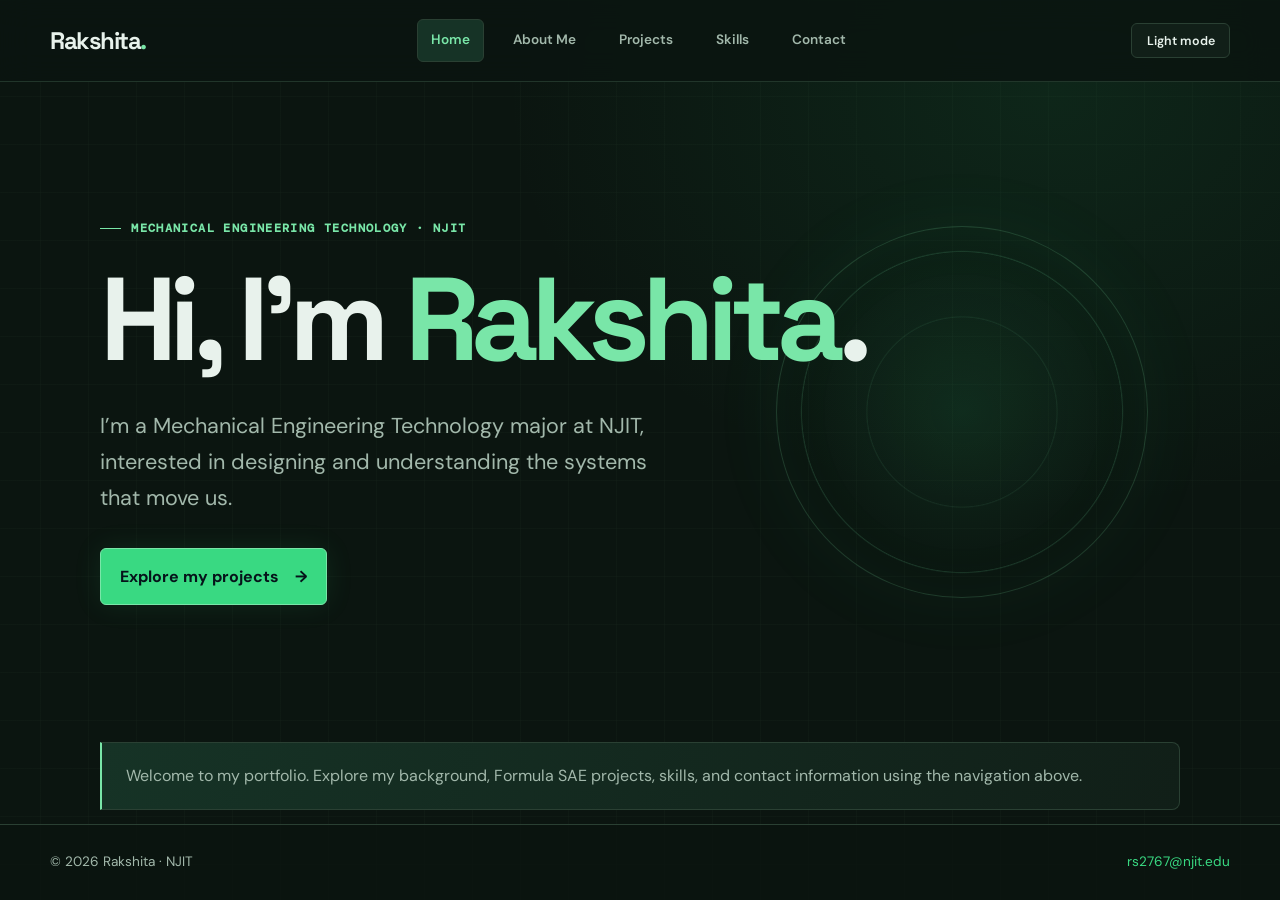
<file: index.html>
<!doctype html>
<html lang="en">
<head>
  <meta charset="utf-8">
  <meta name="viewport" content="width=device-width, initial-scale=1">
  <meta name="description" content="Rakshita's portfolio. Mechanical Engineering Technology student at NJIT with an interest in automotive engineering.">
  <title>Home | Rakshita</title>
  <link rel="stylesheet" href="styles.css?v=20261109">
  <script src="script.js?v=20261109" defer></script>
</head>
<body>
  <a class="skip-link" href="#main">Skip to main content</a>
  <header class="site-header">
    <a class="brand" href="index.html" aria-label="Rakshita, home">Rakshita<span>.</span></a>
    <button class="menu-toggle" type="button" aria-expanded="false" aria-controls="primary-nav" aria-label="Open navigation menu"><span></span><span></span><span></span></button>
    <nav class="primary-nav" id="primary-nav" aria-label="Main navigation">
      <a href="index.html" aria-current="page">Home</a><a href="about.html">About Me</a><a href="projects.html">Projects</a><a href="skills.html">Skills</a><a href="contact.html">Contact</a>
    </nav>
    <button class="theme-toggle" type="button" aria-pressed="false">Dark mode</button>
  </header>
  <main id="main">
    <section class="hero content-wrap" aria-labelledby="page-title">
      <p class="eyebrow">Mechanical Engineering Technology · NJIT</p>
      <h1 id="page-title">Hi, I’m <span>Rakshita</span>.</h1>
      <p class="hero-copy">I’m a Mechanical Engineering Technology major at NJIT, interested in designing and understanding the systems that move us.</p>
      <a class="button-link" href="projects.html">Explore my projects <span aria-hidden="true">→</span></a>
    </section>
    <section class="home-note content-wrap" aria-label="Portfolio introduction">
      <p>Welcome to my portfolio. Explore my background, Formula SAE projects, skills, and contact information using the navigation above.</p>
    </section>
  </main>
  <footer class="site-footer"><p>© <span data-year></span> Rakshita · NJIT</p><a href="mailto:rs2767@njit.edu">rs2767@njit.edu</a></footer>
</body>
</html>
</file>
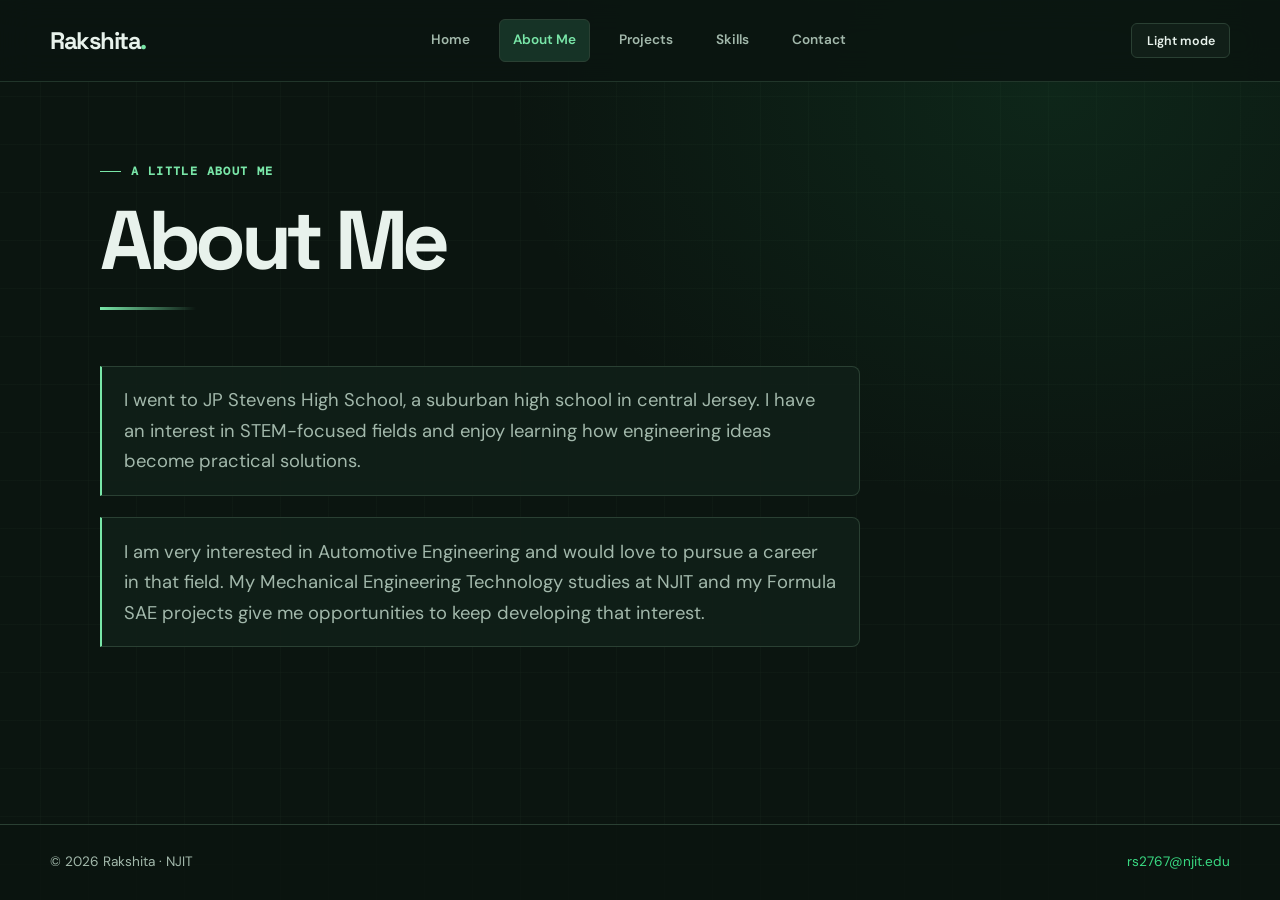
<file: about.html>
<!doctype html>
<html lang="en">
<head>
  <meta charset="utf-8"><meta name="viewport" content="width=device-width, initial-scale=1">
  <meta name="description" content="Learn about Rakshita's background and interest in automotive engineering.">
  <title>About Me | Rakshita</title><link rel="stylesheet" href="styles.css?v=20261109"><script src="script.js?v=20261109" defer></script>
</head>
<body>
  <a class="skip-link" href="#main">Skip to main content</a>
  <header class="site-header">
    <a class="brand" href="index.html" aria-label="Rakshita, home">Rakshita<span>.</span></a>
    <button class="menu-toggle" type="button" aria-expanded="false" aria-controls="primary-nav" aria-label="Open navigation menu"><span></span><span></span><span></span></button>
    <nav class="primary-nav" id="primary-nav" aria-label="Main navigation"><a href="index.html">Home</a><a href="about.html" aria-current="page">About Me</a><a href="projects.html">Projects</a><a href="skills.html">Skills</a><a href="contact.html">Contact</a></nav>
    <button class="theme-toggle" type="button" aria-pressed="false">Dark mode</button>
  </header>
  <main id="main" class="content-wrap page-content">
    <section aria-labelledby="page-title">
      <p class="eyebrow">A little about me</p><h1 id="page-title">About Me</h1>
      <div class="prose"><p>I went to JP Stevens High School, a suburban high school in central Jersey. I have an interest in STEM-focused fields and enjoy learning how engineering ideas become practical solutions.</p>
      <p>I am very interested in Automotive Engineering and would love to pursue a career in that field. My Mechanical Engineering Technology studies at NJIT and my Formula SAE projects give me opportunities to keep developing that interest.</p></div>
    </section>
  </main>
  <footer class="site-footer"><p>© <span data-year></span> Rakshita · NJIT</p><a href="mailto:rs2767@njit.edu">rs2767@njit.edu</a></footer>
</body>
</html>
</file>
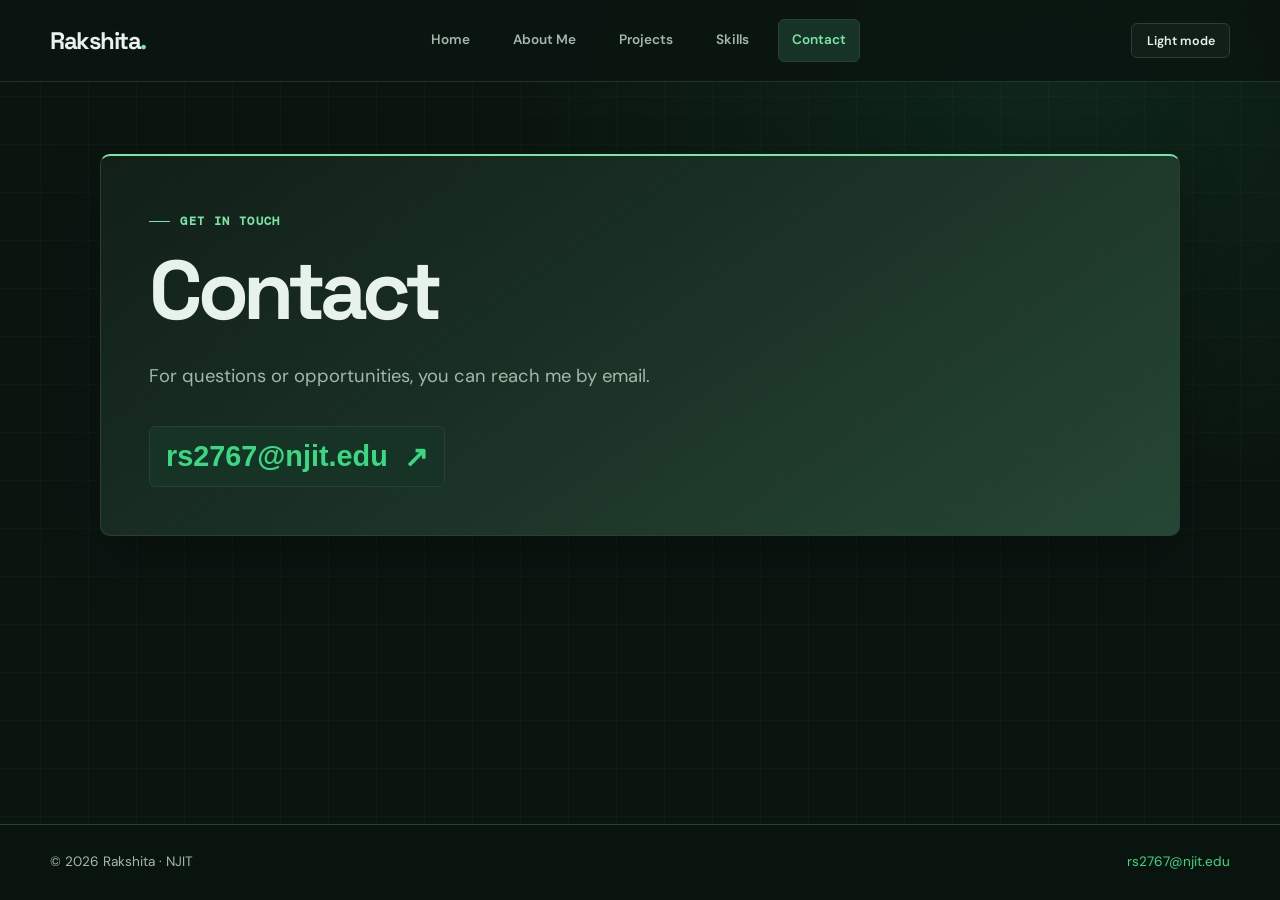
<file: contact.html>
<!doctype html>
<html lang="en">
<head>
  <meta charset="utf-8"><meta name="viewport" content="width=device-width, initial-scale=1">
  <meta name="description" content="Contact Rakshita by email.">
  <title>Contact | Rakshita</title><link rel="stylesheet" href="styles.css?v=20261109"><script src="script.js?v=20261109" defer></script>
</head>
<body>
  <a class="skip-link" href="#main">Skip to main content</a>
  <header class="site-header">
    <a class="brand" href="index.html" aria-label="Rakshita, home">Rakshita<span>.</span></a>
    <button class="menu-toggle" type="button" aria-expanded="false" aria-controls="primary-nav" aria-label="Open navigation menu"><span></span><span></span><span></span></button>
    <nav class="primary-nav" id="primary-nav" aria-label="Main navigation"><a href="index.html">Home</a><a href="about.html">About Me</a><a href="projects.html">Projects</a><a href="skills.html">Skills</a><a href="contact.html" aria-current="page">Contact</a></nav>
    <button class="theme-toggle" type="button" aria-pressed="false">Dark mode</button>
  </header>
  <main id="main" class="content-wrap page-content contact-page">
    <section aria-labelledby="page-title">
      <p class="eyebrow">Get in touch</p><h1 id="page-title">Contact</h1>
      <p class="contact-copy">For questions or opportunities, you can reach me by email.</p>
      <a class="email-link" href="mailto:rs2767@njit.edu">rs2767@njit.edu <span aria-hidden="true">↗</span></a>
    </section>
  </main>
  <footer class="site-footer"><p>© <span data-year></span> Rakshita · NJIT</p><a href="mailto:rs2767@njit.edu">rs2767@njit.edu</a></footer>
</body>
</html>
</file>
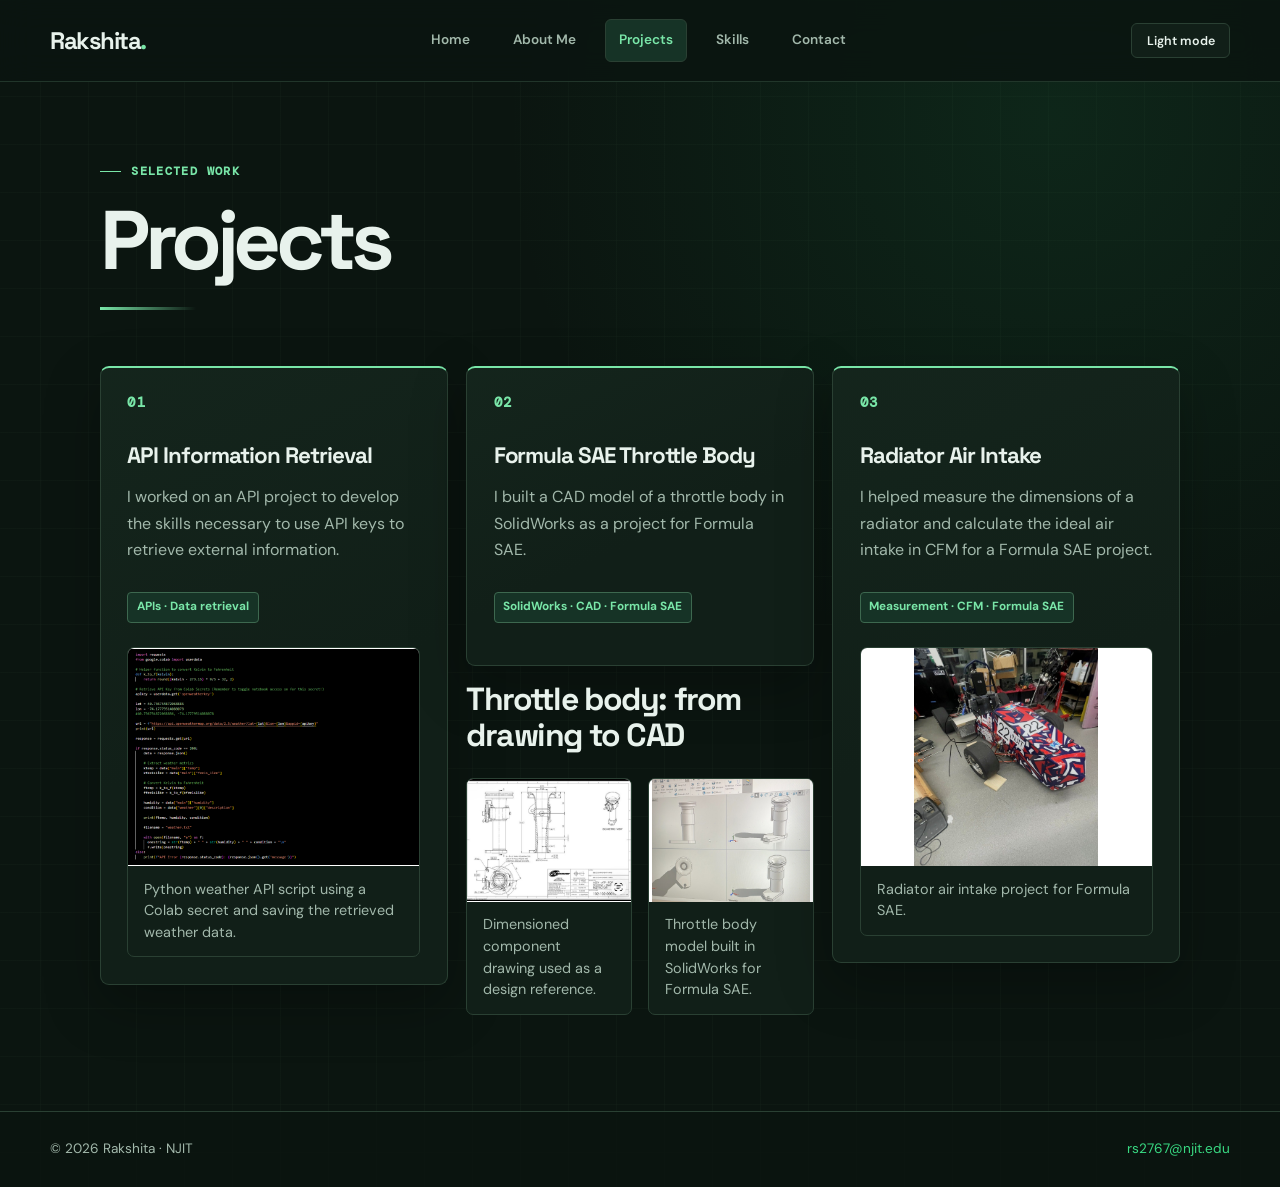
<file: projects.html>
<!doctype html>
<html lang="en">
<head>
  <meta charset="utf-8"><meta name="viewport" content="width=device-width, initial-scale=1">
  <meta name="description" content="Rakshita's API and Formula SAE projects.">
  <title>Projects | Rakshita</title><link rel="stylesheet" href="styles.css?v=20261109"><script src="script.js?v=20261109" defer></script>
</head>
<body>
  <a class="skip-link" href="#main">Skip to main content</a>
  <header class="site-header">
    <a class="brand" href="index.html" aria-label="Rakshita, home">Rakshita<span>.</span></a>
    <button class="menu-toggle" type="button" aria-expanded="false" aria-controls="primary-nav" aria-label="Open navigation menu"><span></span><span></span><span></span></button>
    <nav class="primary-nav" id="primary-nav" aria-label="Main navigation"><a href="index.html">Home</a><a href="about.html">About Me</a><a href="projects.html" aria-current="page">Projects</a><a href="skills.html">Skills</a><a href="contact.html">Contact</a></nav>
    <button class="theme-toggle" type="button" aria-pressed="false">Dark mode</button>
  </header>
  <main id="main" class="content-wrap page-content">
    <section aria-labelledby="page-title">
      <p class="eyebrow">Selected work</p><h1 id="page-title">Projects</h1>
      <div class="project-grid">
        <article class="project-card"><p class="card-number">01</p><h2>API Information Retrieval</h2><p>I worked on an API project to develop the skills necessary to use API keys to retrieve external information.</p><p class="tag">APIs · Data retrieval</p><figure class="project-card-image"><img src="images/weather-api-project.png" alt="Python code for a weather API project that retrieves a key from Colab Secrets, converts temperatures to Fahrenheit, and saves weather data." width="964" height="718" loading="lazy" decoding="async"><figcaption>Python weather API script using a Colab secret and saving the retrieved weather data.</figcaption></figure></article>
        <div class="project-throttle-column">
          <article class="project-card"><p class="card-number">02</p><h2>Formula SAE Throttle Body</h2><p>I built a CAD model of a throttle body in SolidWorks as a project for Formula SAE.</p><p class="tag">SolidWorks · CAD · Formula SAE</p></article>
          <section class="project-gallery" aria-labelledby="throttle-gallery-title">
            <h2 id="throttle-gallery-title">Throttle body: from drawing to CAD</h2>
            <div class="project-image-grid">
              <figure>
                <img src="images/throttle-body-drawing.jpg" alt="Dimensioned engineering drawing of a throttle body, showing orthographic, sectional, and isometric views." width="1036" height="768" loading="lazy" decoding="async">
                <figcaption>Dimensioned component drawing used as a design reference.</figcaption>
              </figure>
              <figure>
                <img src="images/throttle-body-solidworks.jpg" alt="Throttle body CAD model shown in multiple views in the SolidWorks interface." width="984" height="768" loading="lazy" decoding="async">
                <figcaption>Throttle body model built in SolidWorks for Formula SAE.</figcaption>
              </figure>
            </div>
          </section>
        </div>
        <article class="project-card"><p class="card-number">03</p><h2>Radiator Air Intake</h2><p>I helped measure the dimensions of a radiator and calculate the ideal air intake in CFM for a Formula SAE project.</p><p class="tag">Measurement · CFM · Formula SAE</p><figure class="project-card-image"><img src="images/radiator-air-intake.jpg" alt="Photo for the Formula SAE radiator air intake project." width="1015" height="1203" loading="lazy" decoding="async"><figcaption>Radiator air intake project for Formula SAE.</figcaption></figure></article>
      </div>
    </section>
  </main>
  <footer class="site-footer"><p>© <span data-year></span> Rakshita · NJIT</p><a href="mailto:rs2767@njit.edu">rs2767@njit.edu</a></footer>
</body>
</html>
</file>
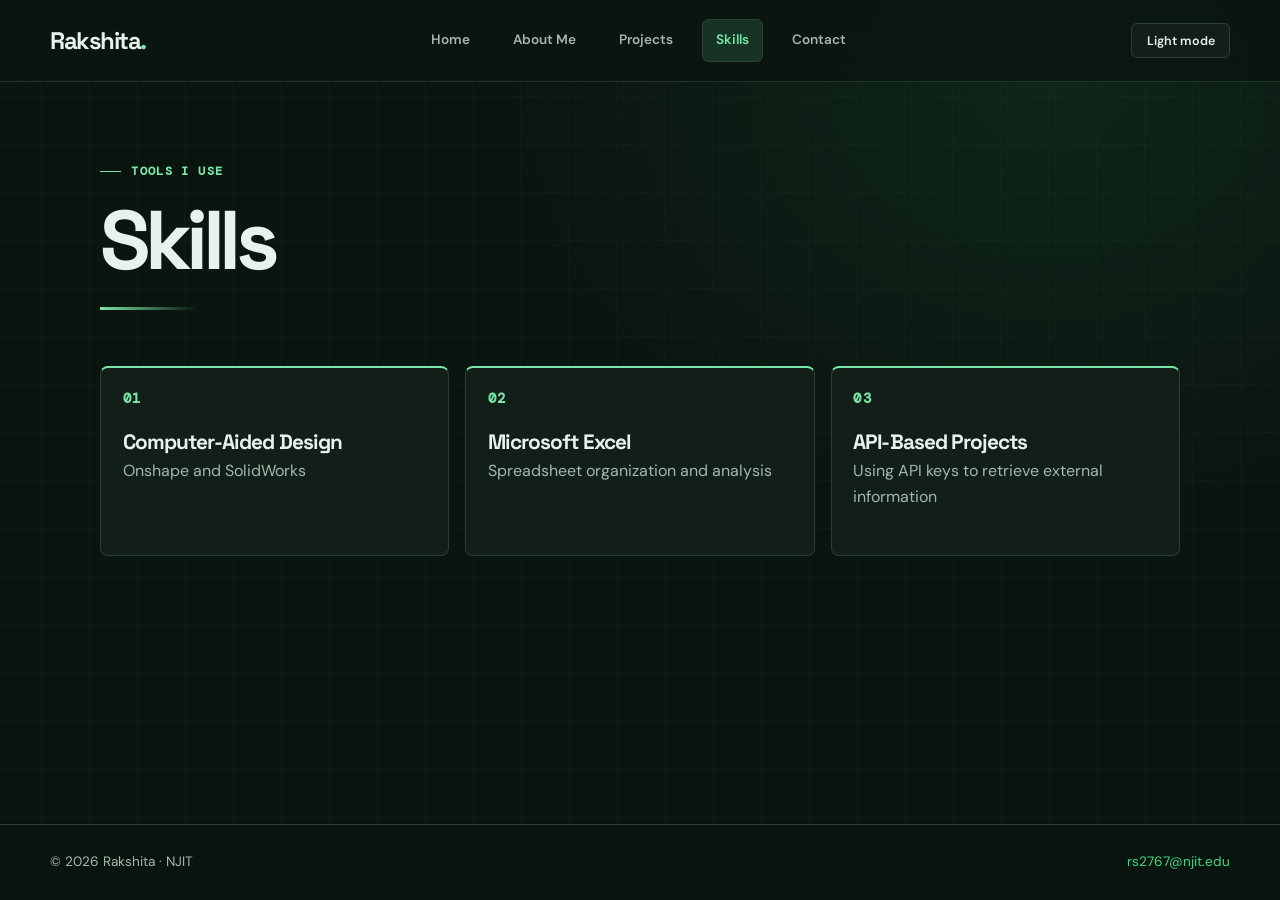
<file: skills.html>
<!doctype html>
<html lang="en">
<head>
  <meta charset="utf-8"><meta name="viewport" content="width=device-width, initial-scale=1">
  <meta name="description" content="Rakshita's engineering design, spreadsheet, and API project skills.">
  <title>Skills | Rakshita</title><link rel="stylesheet" href="styles.css?v=20261109"><script src="script.js?v=20261109" defer></script>
</head>
<body>
  <a class="skip-link" href="#main">Skip to main content</a>
  <header class="site-header">
    <a class="brand" href="index.html" aria-label="Rakshita, home">Rakshita<span>.</span></a>
    <button class="menu-toggle" type="button" aria-expanded="false" aria-controls="primary-nav" aria-label="Open navigation menu"><span></span><span></span><span></span></button>
    <nav class="primary-nav" id="primary-nav" aria-label="Main navigation"><a href="index.html">Home</a><a href="about.html">About Me</a><a href="projects.html">Projects</a><a href="skills.html" aria-current="page">Skills</a><a href="contact.html">Contact</a></nav>
    <button class="theme-toggle" type="button" aria-pressed="false">Dark mode</button>
  </header>
  <main id="main" class="content-wrap page-content">
    <section aria-labelledby="page-title">
      <p class="eyebrow">Tools I use</p><h1 id="page-title">Skills</h1>
      <ul class="skill-list"><li><span class="skill-mark" aria-hidden="true">01</span><div><h2>Computer-Aided Design</h2><p>Onshape and SolidWorks</p></div></li><li><span class="skill-mark" aria-hidden="true">02</span><div><h2>Microsoft Excel</h2><p>Spreadsheet organization and analysis</p></div></li><li><span class="skill-mark" aria-hidden="true">03</span><div><h2>API-Based Projects</h2><p>Using API keys to retrieve external information</p></div></li></ul>
    </section>
  </main>
  <footer class="site-footer"><p>© <span data-year></span> Rakshita · NJIT</p><a href="mailto:rs2767@njit.edu">rs2767@njit.edu</a></footer>
</body>
</html>
</file>
<file: styles.css>
@import url('https://fonts.googleapis.com/css2?family=DM+Mono:wght@400;500&family=DM+Sans:wght@400;500;600;700&family=Space+Grotesk:wght@400;500;600;700&display=swap');

:root { color-scheme: dark; --ink: #e8f2ec; --muted: #a2b8ab; --paper: #0b1510; --surface: #111f18; --line: #2a4033; --accent: #79e6a8; --accent-strong: #39d982; --soft-accent: #163326; --shadow: 0 20px 55px rgba(0, 0, 0, .28); }
:root[data-theme="light"] { color-scheme: light; --ink: #172a20; --muted: #526a5c; --paper: #f1f6f1; --surface: #fff; --line: #d5e3d8; --accent: #13864d; --accent-strong: #0e7040; --soft-accent: #e1f2e7; --shadow: 0 16px 40px rgba(20, 50, 32, .08); }
* { box-sizing: border-box; }
html { scroll-behavior: smooth; }
body { margin: 0; min-height: 100vh; display: flex; flex-direction: column; background: var(--paper); color: var(--ink); font-family: 'DM Sans', Arial, sans-serif; line-height: 1.65; }
a { color: inherit; }
a:focus-visible, button:focus-visible { outline: 3px solid #d27731; outline-offset: 4px; }
.skip-link { position: absolute; top: -5rem; left: 1rem; z-index: 5; padding: .7rem 1rem; background: var(--surface); color: var(--ink); }
.skip-link:focus { top: 1rem; }
.site-header { width: min(1180px, calc(100% - 3rem)); min-height: 88px; margin: 0 auto; display: flex; align-items: center; justify-content: space-between; gap: 2rem; border-bottom: 1px solid var(--line); }
.brand { color: var(--ink); font: 800 1.35rem/1 'Manrope', sans-serif; letter-spacing: -.06em; text-decoration: none; white-space: nowrap; }
.brand span { color: var(--accent); }
.primary-nav { display: flex; align-items: center; gap: clamp(1rem, 2vw, 2rem); }
.primary-nav a { padding: .5rem 0; color: var(--muted); font-size: .92rem; font-weight: 600; text-decoration: none; }
.primary-nav a:hover, .primary-nav a[aria-current="page"] { color: var(--accent-strong); }
.primary-nav a[aria-current="page"] { box-shadow: 0 2px 0 var(--accent); }
.theme-toggle { border: 1px solid var(--line); border-radius: 99px; padding: .55rem .9rem; background: var(--surface); color: var(--ink); font: 600 .82rem 'DM Sans', sans-serif; cursor: pointer; white-space: nowrap; }
.menu-toggle { display: none; }
main { flex: 1; }
.content-wrap { width: min(1000px, calc(100% - 3rem)); margin-inline: auto; }
.hero { padding-top: clamp(6rem, 15vh, 10rem); padding-bottom: 5.5rem; }
.eyebrow { margin: 0 0 1rem; color: var(--accent-strong); font-size: .75rem; font-weight: 700; letter-spacing: .16em; text-transform: uppercase; }
h1, h2 { font-family: 'Manrope', 'DM Sans', sans-serif; line-height: 1.12; letter-spacing: -.045em; }
h1 { max-width: 850px; margin: 0 0 1.5rem; font-size: clamp(3.25rem, 8vw, 6.3rem); font-weight: 700; }
.hero h1 span { color: var(--accent); }
.hero-copy { max-width: 610px; margin: 0 0 2rem; color: var(--muted); font-size: clamp(1.1rem, 2vw, 1.35rem); }
.button-link { display: inline-flex; align-items: center; gap: 1rem; padding: .9rem 1.2rem; border-radius: 5px; background: var(--accent-strong); color: #06131a; font-weight: 700; text-decoration: none; transition: transform .2s ease, background .2s ease; }
.button-link:hover { transform: translateY(-2px); background: var(--accent); }
.home-note { max-width: 1000px; padding: 1.25rem 1.5rem; border-left: 3px solid var(--accent); background: var(--soft-accent); color: var(--muted); }
.home-note p { margin: 0; }
.page-content { padding-top: clamp(4rem, 10vh, 7rem); padding-bottom: 6rem; }
.page-content h1 { margin-bottom: 2.5rem; font-size: clamp(2.8rem, 6vw, 4.6rem); }
.prose { max-width: 720px; color: var(--muted); font-size: 1.15rem; }
.prose p { margin: 0 0 1.35rem; }
.project-grid { display: grid; grid-template-columns: repeat(3, 1fr); align-items: start; gap: 1rem; }
.project-card { min-height: 300px; padding: 1.5rem; border: 1px solid var(--line); border-radius: 8px; background: var(--surface); box-shadow: var(--shadow); }
.project-throttle-column { display: flex; flex-direction: column; gap: 1rem; }
.card-number { margin: 0 0 2rem; color: var(--accent); font: 700 .85rem 'Manrope', sans-serif; letter-spacing: .12em; }
.project-card h2 { margin: 0 0 1rem; font-size: 1.35rem; }
.project-card > p:not(.card-number):not(.tag) { color: var(--muted); }
.tag { display: inline-block; margin: .75rem 0 0; padding: .3rem .55rem; border-radius: 3px; background: var(--soft-accent); color: var(--accent-strong); font-size: .74rem; font-weight: 700; }
.project-gallery { margin-top: 0; }
.project-gallery h2 { margin: 0; font-size: clamp(1.6rem, 3vw, 2.2rem); }
.project-image-grid { display: grid; grid-template-columns: repeat(2, minmax(0, 1fr)); gap: 1rem; margin-top: 1.5rem; }
.project-image-grid figure, .project-card-image { overflow: hidden; margin: 0; border: 1px solid var(--line); border-radius: 8px; background: var(--surface); box-shadow: var(--shadow); }
.project-image-grid img, .project-card-image img { display: block; width: 100%; height: auto; aspect-ratio: 4 / 3; object-fit: contain; background: #fff; }
.project-image-grid figcaption, .project-card-image figcaption { padding: .8rem 1rem; color: var(--muted); font-size: .9rem; }
.project-card-image { margin-top: 1.5rem; }
.skill-list { max-width: 800px; margin: 0; padding: 0; list-style: none; border-top: 1px solid var(--line); }
.skill-list li { display: flex; align-items: center; gap: 1.5rem; padding: 1.5rem .5rem; border-bottom: 1px solid var(--line); }
.skill-mark { color: var(--accent); font: 700 .85rem 'Manrope', sans-serif; }
.skill-list h2 { margin: 0 0 .25rem; font-size: 1.2rem; }
.skill-list p { margin: 0; color: var(--muted); }
.contact-copy { color: var(--muted); font-size: 1.15rem; }
.email-link { display: inline-flex; gap: 1rem; align-items: center; margin-top: 1rem; color: var(--accent-strong); font: 700 clamp(1.3rem, 4vw, 2rem) 'Manrope', sans-serif; text-decoration-thickness: 1px; text-underline-offset: 7px; }
.site-footer { width: min(1180px, calc(100% - 3rem)); min-height: 78px; margin: 0 auto; display: flex; justify-content: space-between; align-items: center; gap: 1rem; border-top: 1px solid var(--line); color: var(--muted); font-size: .85rem; }
.site-footer p { margin: 0; }
.site-footer a { color: var(--accent-strong); text-decoration: none; }
@media (max-width: 760px) {
  .site-header { position: relative; min-height: 72px; gap: .8rem; }
  .menu-toggle { width: 42px; height: 42px; margin-left: auto; display: grid; place-content: center; gap: 5px; border: 1px solid var(--line); border-radius: 5px; background: var(--surface); cursor: pointer; }
  .menu-toggle span { width: 18px; height: 2px; background: var(--ink); transition: transform .2s ease; }
  .menu-toggle[aria-expanded="true"] span:first-child { transform: translateY(7px) rotate(45deg); }
  .menu-toggle[aria-expanded="true"] span:nth-child(2) { opacity: 0; }
  .menu-toggle[aria-expanded="true"] span:last-child { transform: translateY(-7px) rotate(-45deg); }
  .primary-nav { position: absolute; top: calc(100% - 1px); left: 0; right: 0; z-index: 3; display: none; padding: .75rem 1rem 1rem; border: 1px solid var(--line); border-top: 0; background: var(--surface); box-shadow: var(--shadow); }
  .primary-nav.is-open { display: flex; align-items: stretch; flex-direction: column; gap: .25rem; }
  .primary-nav a { padding: .7rem .35rem; }
  .theme-toggle { padding: .5rem .65rem; font-size: .75rem; }
  .project-grid { grid-template-columns: 1fr; }
  .project-image-grid { grid-template-columns: 1fr; }
  .project-card { min-height: auto; }
  .card-number { margin-bottom: 1.25rem; }
}
@media (max-width: 420px) {
  .site-header, .site-footer, .content-wrap { width: calc(100% - 2rem); }
  .brand { font-size: 1.2rem; }
  .theme-toggle { font-size: .7rem; }
  .hero { padding-top: 5rem; }
  .site-footer { align-items: flex-start; flex-direction: column; justify-content: center; padding: 1rem 0; }
}
@media (prefers-reduced-motion: reduce) { *, *::before, *::after { scroll-behavior: auto !important; transition-duration: .01ms !important; animation-duration: .01ms !important; } }

body {
  background-image:
    radial-gradient(ellipse at 82% 10%, rgba(32, 143, 82, .14), transparent 34rem),
    linear-gradient(rgba(107, 169, 127, .035) 1px, transparent 1px),
    linear-gradient(90deg, rgba(107, 169, 127, .035) 1px, transparent 1px);
  background-size: auto, 48px 48px, 48px 48px;
  background-position: center top, center top, center top;
}
:root[data-theme="light"] body {
  background-image:
    radial-gradient(ellipse at 82% 10%, rgba(32, 145, 76, .1), transparent 34rem),
    linear-gradient(rgba(58, 112, 75, .045) 1px, transparent 1px),
    linear-gradient(90deg, rgba(58, 112, 75, .045) 1px, transparent 1px);
}
.site-header {
  position: sticky;
  top: 0;
  z-index: 4;
  width: 100%;
  min-height: 82px;
  padding-inline: max(1.5rem, calc((100vw - 1180px) / 2));
  border-bottom-color: color-mix(in srgb, var(--line) 75%, transparent);
  background: color-mix(in srgb, var(--paper) 88%, transparent);
  backdrop-filter: blur(16px);
}
.brand { font-family: 'Space Grotesk', sans-serif; font-size: 1.5rem; }
.brand span { color: var(--accent); }
.primary-nav { gap: clamp(.5rem, 1.2vw, 1.25rem); }
.primary-nav a {
  padding: .55rem .8rem;
  border: 1px solid transparent;
  border-radius: 6px;
  color: var(--muted);
  font-size: .85rem;
  transition: color .18s ease, border-color .18s ease, background .18s ease;
}
.primary-nav a:hover,
.primary-nav a[aria-current="page"] {
  border-color: var(--line);
  background: var(--soft-accent);
  color: var(--accent);
}
.primary-nav a[aria-current="page"] { box-shadow: none; }
.theme-toggle {
  border-color: var(--line);
  border-radius: 6px;
  background: var(--surface);
  font-size: .78rem;
  transition: border-color .18s ease, color .18s ease, transform .18s ease;
}
.theme-toggle:hover { transform: translateY(-1px); border-color: var(--accent); color: var(--accent); }
.content-wrap { width: min(1080px, calc(100% - 3rem)); }
.hero {
  position: relative;
  isolation: isolate;
  display: flex;
  min-height: min(660px, calc(100svh - 82px));
  flex-direction: column;
  align-items: flex-start;
  justify-content: center;
  padding-block: clamp(5rem, 12vh, 9rem);
}
.hero::before {
  position: absolute;
  z-index: -1;
  top: 50%;
  right: 3%;
  width: clamp(190px, 31vw, 370px);
  aspect-ratio: 1;
  border: 1px solid rgba(121, 230, 168, .18);
  border-radius: 50%;
  background:
    radial-gradient(circle, transparent 36%, rgba(121, 230, 168, .08) 36.3%, transparent 36.8%),
    radial-gradient(circle, transparent 61%, rgba(121, 230, 168, .15) 61.3%, transparent 61.8%),
    radial-gradient(circle, rgba(57, 217, 130, .1), transparent 68%);
  box-shadow: inset 0 0 70px rgba(57, 217, 130, .04), 0 0 80px rgba(57, 217, 130, .05);
  content: "";
  transform: translateY(-50%);
}
.eyebrow {
  display: inline-flex;
  align-items: center;
  gap: .65rem;
  color: var(--accent);
  font-family: 'DM Mono', monospace;
  font-size: .72rem;
  letter-spacing: .12em;
}
.eyebrow::before { width: 1.3rem; height: 1px; background: currentColor; content: ""; }
h1, h2 { font-family: 'Space Grotesk', 'DM Sans', sans-serif; }
h1 { letter-spacing: -.065em; }
.hero h1 { max-width: 770px; font-size: clamp(3.6rem, 9.2vw, 7.4rem); }
.hero h1 span { color: var(--accent); }
.hero-copy { max-width: 570px; }
.button-link {
  min-height: 50px;
  border: 1px solid var(--accent);
  border-radius: 6px;
  box-shadow: 0 0 28px rgba(57, 217, 130, .1);
}
.button-link:hover { background: var(--accent); }
.home-note {
  max-width: 1080px;
  border: 1px solid var(--line);
  border-left: 2px solid var(--accent);
  border-radius: 0 8px 8px 0;
  background: linear-gradient(105deg, var(--soft-accent), var(--surface));
}
.page-content { padding-top: clamp(3.5rem, 8vh, 6rem); }
.page-content > section > .eyebrow { margin-bottom: .8rem; }
.page-content h1 {
  position: relative;
  margin-bottom: clamp(2rem, 5vw, 3.5rem);
  font-size: clamp(3rem, 7vw, 5.2rem);
}
.page-content h1::after {
  display: block;
  width: clamp(3.5rem, 9vw, 6rem);
  height: 3px;
  margin-top: 1.25rem;
  background: linear-gradient(90deg, var(--accent), transparent);
  content: "";
}
.prose { max-width: 760px; }
.prose p {
  padding: 1.15rem 1.35rem;
  border: 1px solid var(--line);
  border-left: 2px solid var(--accent);
  border-radius: 0 8px 8px 0;
  background: color-mix(in srgb, var(--surface) 88%, transparent);
}
.project-grid { gap: 1.15rem; }
.project-card {
  min-width: 0;
  padding: clamp(1.2rem, 2.5vw, 1.65rem);
  border: 1px solid var(--line);
  border-top: 2px solid var(--accent);
  border-radius: 9px;
  background: linear-gradient(155deg, color-mix(in srgb, var(--surface) 97%, var(--accent)), var(--surface) 55%);
  box-shadow: var(--shadow);
  transition: transform .2s ease, border-color .2s ease, box-shadow .2s ease;
}
.project-card:hover {
  transform: translateY(-3px);
  border-color: color-mix(in srgb, var(--accent) 58%, var(--line));
  box-shadow: 0 22px 50px rgba(0, 0, 0, .24);
}
.card-number, .skill-mark {
  color: var(--accent);
  font-family: 'DM Mono', monospace;
  letter-spacing: .1em;
}
.project-card h2 { font-size: 1.4rem; }
.tag {
  border: 1px solid color-mix(in srgb, var(--accent) 24%, var(--line));
  border-radius: 4px;
  background: var(--soft-accent);
  color: var(--accent);
}
.project-gallery h2 { font-size: clamp(1.55rem, 3vw, 2rem); }
.project-image-grid figure, .project-card-image {
  border-color: var(--line);
  border-radius: 7px;
  box-shadow: none;
}
.project-image-grid figcaption, .project-card-image figcaption { line-height: 1.5; }
.skill-list {
  display: grid;
  max-width: 100%;
  grid-template-columns: repeat(3, minmax(0, 1fr));
  gap: 1rem;
  border: 0;
}
.skill-list li {
  min-height: 190px;
  align-items: flex-start;
  flex-direction: column;
  gap: 1.5rem;
  padding: 1.35rem;
  border: 1px solid var(--line);
  border-top: 2px solid var(--accent);
  border-radius: 8px;
  background: var(--surface);
}
.skill-list h2 { font-family: 'Space Grotesk', sans-serif; font-size: 1.3rem; }
.contact-page > section {
  padding: clamp(1.5rem, 5vw, 3rem);
  border: 1px solid var(--line);
  border-top: 2px solid var(--accent);
  border-radius: 10px;
  background: linear-gradient(145deg, var(--surface), color-mix(in srgb, var(--surface) 80%, var(--accent)));
  box-shadow: var(--shadow);
}
.contact-page h1 { margin-bottom: 1.5rem; }
.contact-page h1::after { display: none; }
.contact-copy { max-width: 520px; }
.email-link {
  padding: .8rem 1rem;
  border: 1px solid var(--line);
  border-radius: 6px;
  background: var(--soft-accent);
  font-size: clamp(1.1rem, 3.5vw, 1.8rem);
  text-decoration: none;
  overflow-wrap: anywhere;
}
.email-link:hover { border-color: var(--accent); }
.site-footer {
  width: 100%;
  min-height: 76px;
  padding-inline: max(1.5rem, calc((100vw - 1180px) / 2));
  border-top-color: var(--line);
  background: color-mix(in srgb, var(--paper) 80%, transparent);
}
.site-footer a:hover { color: var(--accent); }
a:focus-visible, button:focus-visible { outline-color: var(--accent); }
.skip-link:focus {
  top: 1rem;
  left: max(1rem, calc((100vw - 1180px) / 2));
  border: 1px solid var(--accent);
  border-radius: 5px;
}
@media (max-width: 900px) {
  .skill-list { grid-template-columns: 1fr; }
  .skill-list li { min-height: 0; flex-direction: row; align-items: center; }
}
@media (max-width: 760px) {
  .site-header { min-height: 72px; padding-inline: 1rem; }
  .menu-toggle {
    border-color: var(--line);
    border-radius: 6px;
    background: var(--surface);
  }
  .menu-toggle:hover { border-color: var(--accent); }
  .primary-nav { padding: .75rem; border-color: var(--line); background: var(--surface); }
  .primary-nav a { border-radius: 5px; }
  .primary-nav a[aria-current="page"] { box-shadow: inset 2px 0 var(--accent); }
  .hero { min-height: 0; padding-block: 6rem 5rem; }
  .hero::before { right: -5%; width: 210px; opacity: .48; }
  .hero h1 { max-width: 600px; font-size: clamp(3.4rem, 13vw, 5.8rem); }
  .page-content { padding-top: 3.5rem; }
  .project-card:hover { transform: none; }
  .project-grid { gap: 1rem; }
  .project-card { padding: 1.35rem; }
  .skill-list li { min-height: 0; }
  .site-footer { padding-inline: 1rem; }
}
@media (max-width: 420px) {
  .content-wrap { width: calc(100% - 2rem); }
  .site-header { gap: .5rem; }
  .brand { font-size: 1.25rem; }
  .theme-toggle { padding: .48rem .6rem; font-size: .68rem; }
  .hero { padding-block: 5rem 4rem; }
  .hero::before { right: -18%; width: 175px; opacity: .35; }
  .hero h1 { font-size: clamp(3.2rem, 14vw, 4.2rem); }
  .email-link { gap: .5rem; }
}
</file>
